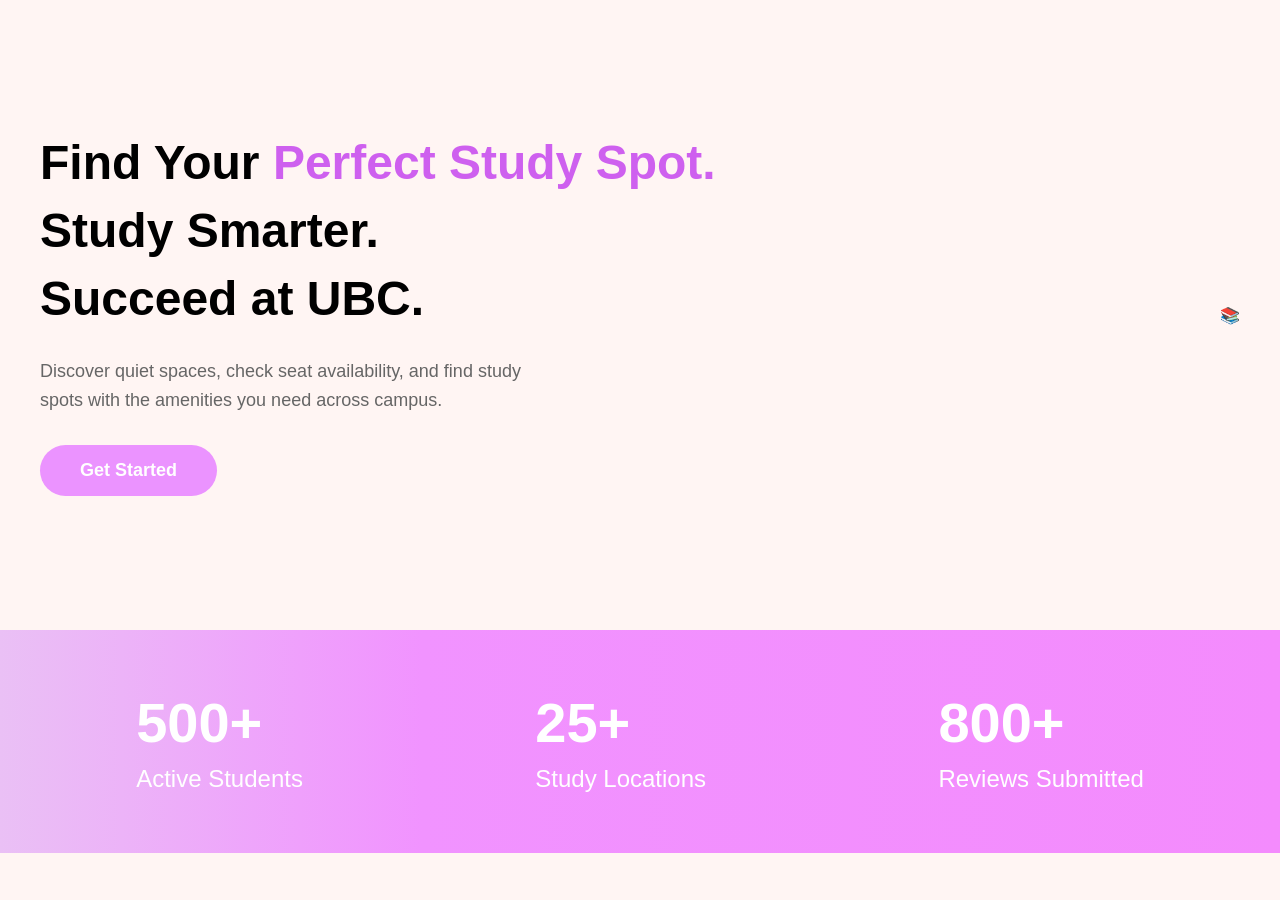
<file: index/index.html>
<!DOCTYPE html>
<html lang="en">
<head>
    <meta charset="UTF-8">
    <meta name="viewport" content="width=device-width, initial-scale=1.0">
    <title>UBC Study Spot Finder</title>
    <link rel="stylesheet" href="index.css">
</head>
<body>
    <!-- Hero Section -->
    <section class="hero-section">
        <div class="hero-content">
            <div class="hero-text">
                <h1>Find Your <span class="highlight">Perfect Study Spot.</span></h1>
                <h1>Study Smarter.</h1>
                <h1>Succeed at UBC.</h1>
                <p>Discover quiet spaces, check seat availability, and find study spots with the amenities you need across campus.</p>
                <button class="login-btn" id="loginBtn">Get Started</button>
            </div>
            <div class="hero-image">
                <div class="placeholder-image">📚</div>
            </div>
        </div>
    </section>

    <!-- Statistics Section -->
    <section class="stats-section">
        <div class="stat">
            <h2>500+</h2>
            <p>Active Students</p>
        </div>
        <div class="stat">
            <h2>25+</h2>
            <p>Study Locations</p>
        </div>
        <div class="stat">
            <h2>800+</h2>
            <p>Reviews Submitted</p>
        </div>
    </section>

    <!-- Login Modal -->
    <div class="modal" id="loginModal">
        <div class="modal-content">
            <div class="modal-header">
                <div class="modal-logo">📖</div>
            </div>
            <h2>Welcome Back</h2>
            
            <form id="loginForm">
                <div class="form-group">
                    <label for="email">Email</label>
                    <input type="email" id="email" placeholder="Enter your email" required>
                </div>
                
                <div class="form-group">
                    <label for="password">Password</label>
                    <input type="password" id="password" placeholder="Enter your password" required>
                </div>
                
                <a href="#" class="forgot-password">Forgot password?</a>
                
                <button type="submit" class="submit-btn">Log In</button>
                
                <p class="signup-text">Don't have an account? <a href="../home/Home.html" class="signup-link">Sign up</a></p>
            </form>
        </div>
    </div>

    <script>
        const loginBtn = document.getElementById('loginBtn');
        const loginModal = document.getElementById('loginModal');
        const loginForm = document.getElementById('loginForm');
    
        loginBtn.addEventListener('click', () => {
            loginModal.classList.add('active');
            document.body.style.overflow = 'hidden';
        });
    
        loginModal.addEventListener('click', (e) => {
            if (e.target === loginModal) {
                loginModal.classList.remove('active');
                document.body.style.overflow = 'auto';
            }
        });
    
        loginForm.addEventListener('submit', (e) => {
            e.preventDefault();
            const email = document.getElementById('email').value;
            const password = document.getElementById('password').value;
    
            if (email && password) {
                localStorage.setItem('isLoggedIn', 'true');
                localStorage.setItem('userEmail', email);
                window.location.href = './home/Home.html'; // Fixed path
            }
        });
    </script>
</body>
</html>
</file>
<file: index/index.css>
* {
    margin: 0;
    padding: 0;
    box-sizing: border-box;
}

body {
    font-family: -apple-system, BlinkMacSystemFont, 'Segoe UI', Roboto, Oxygen, Ubuntu, Cantarell, sans-serif;
    background-color: #FFF5F3;
    overflow-x: hidden;
}

/* Hero Section */
.hero-section {
    min-height: 70vh;
    display: flex;
    align-items: center;
    justify-content: center;
    padding: 60px 40px;
}

.hero-content {
    max-width: 1400px;
    width: 100%;
    display: flex;
    justify-content: space-between;
    align-items: center;
    gap: 80px;
}

.hero-text h1 {
    font-size: 48px;
    font-weight: 700;
    line-height: 1.2;
    margin-bottom: 10px;
}

.hero-text .highlight {
    color: #ce60ef;
}

.hero-text p {
    font-size: 18px;
    color: #666;
    margin: 30px 0;
    max-width: 500px;
    line-height: 1.6;
}

.login-btn {
    background: #eb93ff;
    color: white;
    border: none;
    padding: 15px 40px;
    border-radius: 30px;
    font-size: 18px;
    font-weight: 600;
    cursor: pointer;
    transition: transform 0.2s, box-shadow 0.2s;
}

.login-btn:hover {
    transform: translateY(-2px);
    box-shadow: 0 4px 12px rgba(255, 147, 169, 0.4);
}

.hero-image img {
    width: 400px;
    height: auto;
}

/* Statistics Section */
.stats-section {
    background: linear-gradient(90deg, #eac0f5 0%, #f193ff 33%, #f48bfd 100%);
    padding: 60px 40px;
    display: flex;
    justify-content: space-around;
    align-items: center;
    gap: 40px;
}

.stat {
    text-align: left;
}

.stat h2 {
    font-size: 56px;
    font-weight: 700;
    color: white;
    margin-bottom: 10px;
}

.stat p {
    font-size: 24px;
    color: white;
    font-weight: 500;
}

/* Modal */
.modal {
    display: none;
    position: fixed;
    z-index: 1000;
    left: 0;
    top: 0;
    width: 100%;
    height: 100%;
    background-color: rgba(0, 0, 0, 0.6);
    backdrop-filter: blur(5px);
    justify-content: center;
    align-items: center;
}

.modal.active {
    display: flex;
}

.modal-content {
    background: #E8E8E8;
    padding: 40px;
    border-radius: 20px;
    max-width: 400px;
    width: 90%;
    position: relative;
    text-align: center;
}

.modal-header {
    margin-bottom: 20px;
}

.modal-logo {
    width: 80px;
    height: 80px;
    margin: 0 auto;
}

.modal-content h2 {
    font-size: 28px;
    font-weight: 700;
    margin-bottom: 30px;
}

.form-group {
    margin-bottom: 20px;
    text-align: left;
}

.form-group label {
    display: block;
    font-size: 16px;
    font-weight: 600;
    margin-bottom: 8px;
    color: #333;
}

.form-group input {
    width: 100%;
    padding: 12px 16px;
    border: none;
    border-radius: 10px;
    font-size: 14px;
    background: white;
    color: #666;
}

.form-group input::placeholder {
    color: #999;
}

.forgot-password {
    display: block;
    text-align: right;
    color: #ed93ff;
    text-decoration: none;
    font-size: 14px;
    margin-bottom: 20px;
}

.forgot-password:hover {
    text-decoration: underline;
}

.submit-btn {
    width: 100%;
    background: #FF93A9;
    color: white;
    border: none;
    padding: 14px;
    border-radius: 10px;
    font-size: 16px;
    font-weight: 600;
    cursor: pointer;
    margin-bottom: 20px;
    transition: background 0.2s;
}

.submit-btn:hover {
    background: #ef7aff;
}

.divider {
    display: flex;
    align-items: center;
    margin: 20px 0;
    color: #666;
}

.divider::before,
.divider::after {
    content: '';
    flex: 1;
    height: 1px;
    background: #ccc;
}

.divider span {
    padding: 0 10px;
    font-size: 14px;
}

/* Google Sign-In Button Container */
.g_id_signin {
    display: flex;
    justify-content: center;
    margin: 20px 0;
}

.signup-text {
    text-align: center;
    color: #666;
    font-size: 14px;
    margin-top: 20px;
}

.signup-link {
    color: #b92cbb;
    text-decoration: none;
    font-weight: 600;
}

.signup-link:hover {
    text-decoration: underline;
}

/* Responsive Design */
@media (max-width: 768px) {
    .hero-content {
        flex-direction: column;
        text-align: center;
    }

    .hero-text h1 {
        font-size: 36px;
    }

    .hero-image img {
        width: 300px;
    }

    .stats-section {
        flex-direction: column;
        text-align: center;
    }

    .stat {
        text-align: center;
    }
}
</file>
